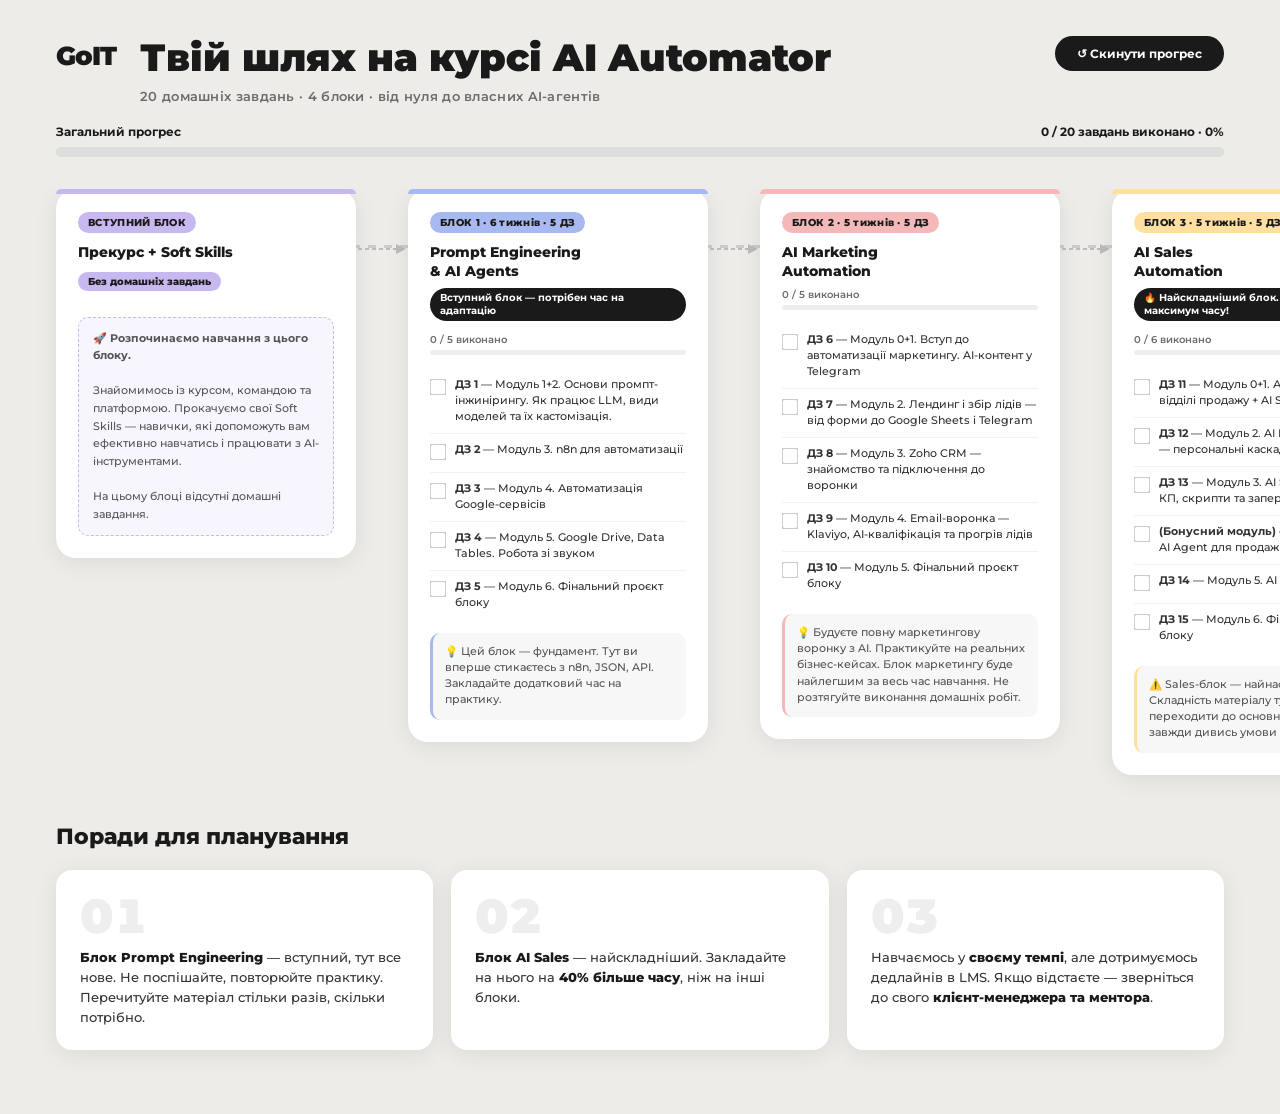
<file: site/ai-automator-6fc9eb/index.html>
<!DOCTYPE html>
<html lang="uk">
<head>
  <meta charset="UTF-8" />
  <meta name="viewport" content="width=device-width, initial-scale=1.0" />
  <meta name="robots" content="noindex, nofollow" />
  <title>AI Automator – Твій шлях на курсі | GoIT</title>
  <link rel="preconnect" href="https://fonts.googleapis.com" />
  <link href="https://fonts.googleapis.com/css2?family=Montserrat:wght@400;500;600;700;800;900&display=swap" rel="stylesheet" />
  <link rel="stylesheet" href="../_shared/cjm.css" />
</head>
<body>
<script>
const CJM = {
  course: 'AI Automator',
  subtitle: '20 домашніх завдань · 4 блоки · від нуля до власних AI-агентів',
  blocks: [
    {
      intro: true,
      title: 'Прекурс + Soft Skills',
      badge: 'Без домашніх завдань',
      note: `🚀 <strong>Розпочинаємо навчання з цього блоку.</strong><br><br>
        Знайомимось із курсом, командою та платформою. Прокачуємо свої Soft Skills — навички, які допоможуть вам ефективно навчатись і працювати з AI-інструментами.<br><br>
        На цьому блоці відсутні домашні завдання.`
    },
    {
      title: 'Prompt Engineering<br>&amp; AI Agents',
      weeks: 6,
      difficulty: 'Вступний блок — потрібен час на адаптацію',
      tasks: [
        'ДЗ 1 — Модуль 1+2. Основи промпт-інжинірингу. Як працює LLM, види моделей та їх кастомізація.',
        'ДЗ 2 — Модуль 3. n8n для автоматизації',
        'ДЗ 3 — Модуль 4. Автоматизація Google-сервісів',
        'ДЗ 4 — Модуль 5. Google Drive, Data Tables. Робота зі звуком',
        'ДЗ 5 — Модуль 6. Фінальний проєкт блоку'
      ],
      tip: '💡 Цей блок — фундамент. Тут ви вперше стикаєтесь з n8n, JSON, API. Закладайте додатковий час на практику.'
    },
    {
      title: 'AI Marketing<br>Automation',
      weeks: 5,
      tasks: [
        'ДЗ 6 — Модуль 0+1. Вступ до автоматизації маркетингу. AI-контент у Telegram',
        'ДЗ 7 — Модуль 2. Лендинг і збір лідів — від форми до Google Sheets і Telegram',
        'ДЗ 8 — Модуль 3. Zoho CRM — знайомство та підключення до воронки',
        'ДЗ 9 — Модуль 4. Email-воронка — Klaviyo, AI-кваліфікація та прогрів лідів',
        'ДЗ 10 — Модуль 5. Фінальний проєкт блоку'
      ],
      tip: '💡 Будуєте повну маркетингову воронку з AI. Практикуйте на реальних бізнес-кейсах. Блок маркетингу буде найлегшим за весь час навчання. Не розтягуйте виконання домашніх робіт.'
    },
    {
      title: 'AI Sales<br>Automation',
      weeks: 5,
      difficulty: '🔥 Найскладніший блок. Закладайте максимум часу!',
      tasks: [
        'ДЗ 11 — Модуль 0+1. Аналіз процесів у відділі продажу + AI Sales Qualification',
        'ДЗ 12 — Модуль 2. AI Follow-Up Engine — персональні каскади дотиків',
        'ДЗ 13 — Модуль 3. AI Sales Assistant — КП, скрипти та заперечення',
        { text: '(Бонусний модуль) — Модуль 4. Voice AI Agent для продажів', bonus: true },
        'ДЗ 14 — Модуль 5. AI Sales Reporting',
        'ДЗ 15 — Модуль 6. Фінальний проєкт блоку'
      ],
      tip: '⚠️ Sales-блок — найнасиченіший. Складність матеріалу тут 5/5. Перш ніж переходити до основного матеріалу, завжди дивись умови виконання ДЗ'
    },
    {
      title: 'AI Customer Service<br>Automation',
      weeks: 4,
      tasks: [
        'ДЗ 16 — Модуль 0+1. Стратегічний аналіз + Вибір стратегії та інструментів автоматизації',
        'ДЗ 17 — Модуль 2. AI у клієнтському сервісі - автоматизуємо emails',
        'ДЗ 18 — Модуль 3. AI - збір фідбеку, NPS та аналітика клієнтського досвіду',
        'ДЗ 19 — Модуль 4. Замикаємо цикл сервісу: SLA, тікети та ескалації. Формуємо фінальний проєкт блоку'
      ],
      tip: '💡 Завершальний блок. Зводите все разом у єдину AI-систему клієнтського сервісу.'
    }
  ],
  finish: {
    title: 'Проходимо фінальне тестування &amp; Отримуємо сертифікат GoIT',
    items: ['Підтримка карʼєрного центру', 'Курс «Монетизація навичок»', 'Доступ до спільноти']
  },
  tips: [
    '<strong>Блок Prompt Engineering</strong> — вступний, тут все нове. Не поспішайте, повторюйте практику. Перечитуйте матеріал стільки разів, скільки потрібно.',
    '<strong>Блок AI Sales</strong> — найскладніший. Закладайте на нього на <strong>40% більше часу</strong>, ніж на інші блоки.',
    'Навчаємось у <strong>своєму темпі</strong>, але дотримуємось дедлайнів в LMS. Якщо відстаєте — зверніться до свого <strong>клієнт-менеджера та ментора</strong>.'
  ]
};
</script>
<script src="../_shared/cjm.js"></script>
</body>
</html>
</file>
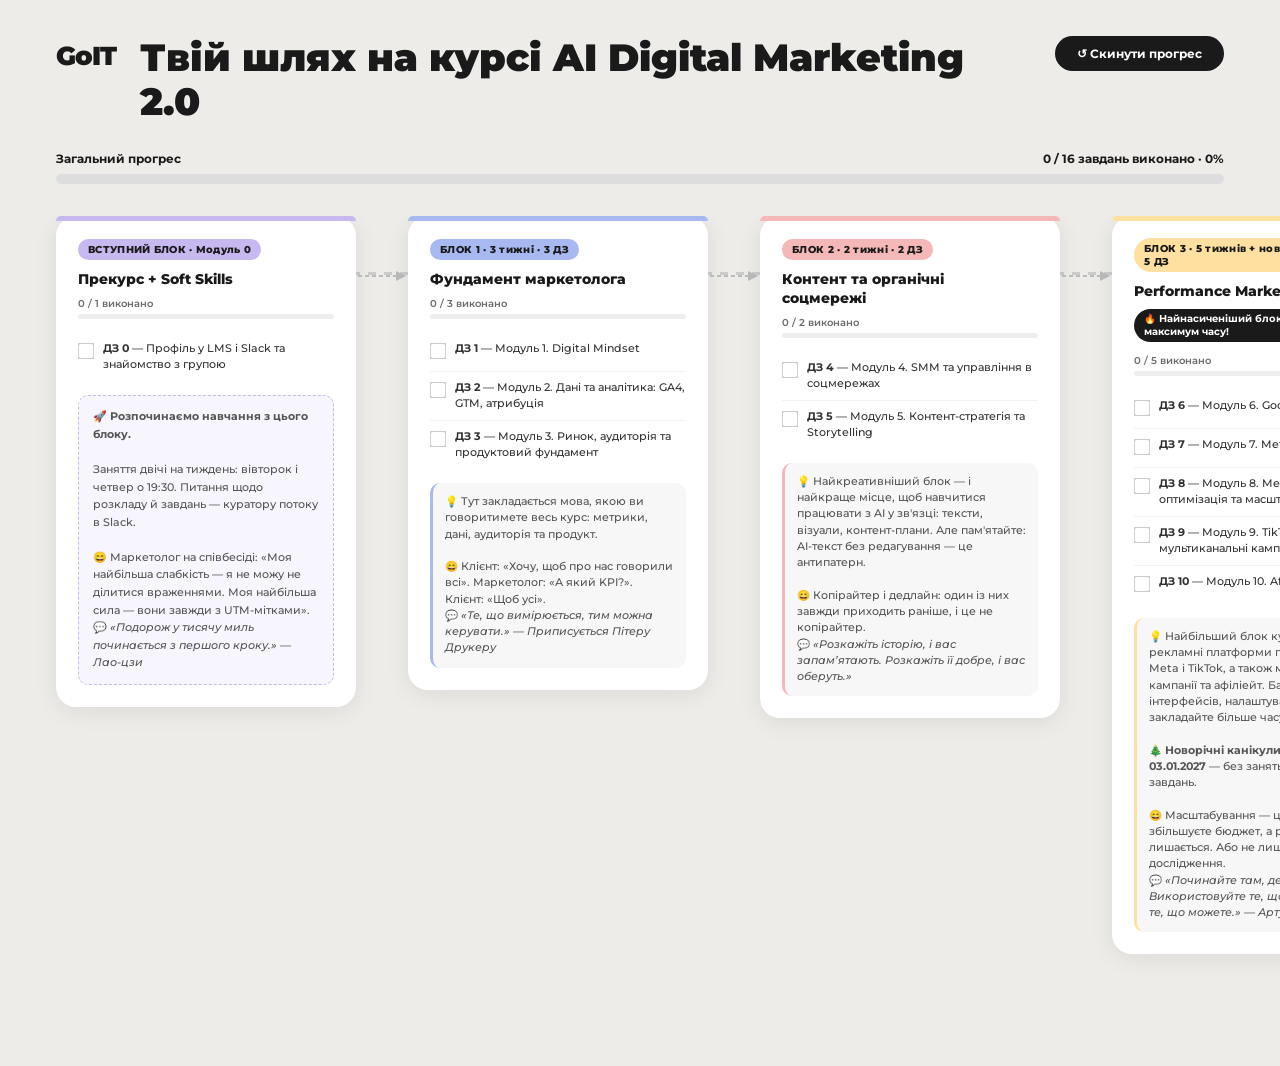
<file: site/ai-digital-marketing-2-0-983294/index.html>
<!DOCTYPE html>
<html lang="uk">
<head>
  <meta charset="UTF-8" />
  <meta name="viewport" content="width=device-width, initial-scale=1.0" />
  <meta name="robots" content="noindex, nofollow" />
  <title>AI Digital Marketing 2.0 – Твій шлях на курсі | GoIT</title>
  <link rel="preconnect" href="https://fonts.googleapis.com" />
  <link href="https://fonts.googleapis.com/css2?family=Montserrat:wght@400;500;600;700;800;900&display=swap" rel="stylesheet" />
  <link rel="stylesheet" href="../_shared/cjm.css" />
</head>
<body>
<script>
const CJM = {
  course: 'AI Digital Marketing 2.0',
  blocks: [
    {
      intro: true,
      label: 'ВСТУПНИЙ БЛОК · Модуль 0',
      title: 'Прекурс + Soft Skills',
      tasks: ['ДЗ 0 — Профіль у LMS і Slack та знайомство з групою'],
      note: `🚀 <strong>Розпочинаємо навчання з цього блоку.</strong><br><br>
        Заняття двічі на тиждень: вівторок і четвер о 19:30. Питання щодо розкладу й завдань — куратору потоку в Slack.<br><br>
        😄 Маркетолог на співбесіді: «Моя найбільша слабкість — я не можу не ділитися враженнями. Моя найбільша сила — вони завжди з UTM-мітками».<br>
        💬 <em>«Подорож у тисячу миль починається з першого кроку.» — Лао-цзи</em>`
    },
    {
      title: 'Фундамент маркетолога',
      weeks: 3,
      tasks: [
        'ДЗ 1 — Модуль 1. Digital Mindset',
        'ДЗ 2 — Модуль 2. Дані та аналітика: GA4, GTM, атрибуція',
        'ДЗ 3 — Модуль 3. Ринок, аудиторія та продуктовий фундамент'
      ],
      tip: `💡 Тут закладається мова, якою ви говоритимете весь курс: метрики, дані, аудиторія та продукт.<br><br>
        😄 Клієнт: «Хочу, щоб про нас говорили всі». Маркетолог: «А який KPI?». Клієнт: «Щоб усі».<br>
        💬 <em>«Те, що вимірюється, тим можна керувати.» — Приписується Пітеру Друкеру</em>`
    },
    {
      title: 'Контент та органічні<br>соцмережі',
      weeks: 2,
      tasks: [
        'ДЗ 4 — Модуль 4. SMM та управління в соцмережах',
        'ДЗ 5 — Модуль 5. Контент-стратегія та Storytelling'
      ],
      tip: `💡 Найкреативніший блок — і найкраще місце, щоб навчитися працювати з AI у зв'язці: тексти, візуали, контент-плани. Але пам'ятайте: AI-текст без редагування — це антипатерн.<br><br>
        😄 Копірайтер і дедлайн: один із них завжди приходить раніше, і це не копірайтер.<br>
        💬 <em>«Розкажіть історію, і вас запамʼятають. Розкажіть її добре, і вас оберуть.»</em>`
    },
    {
      title: 'Performance Marketing',
      label: 'БЛОК 3 · 5 тижнів + новорічні канікули · 5 ДЗ',
      difficulty: '🔥 Найнасиченіший блок. Закладайте максимум часу!',
      tasks: [
        'ДЗ 6 — Модуль 6. Google Ads',
        'ДЗ 7 — Модуль 7. Meta Ads (основи)',
        'ДЗ 8 — Модуль 8. Meta Ads — оптимізація та масштабування',
        'ДЗ 9 — Модуль 9. TikTok Ads та мультиканальні кампанії',
        'ДЗ 10 — Модуль 10. Affiliate Marketing'
      ],
      tip: `💡 Найбільший блок курсу — три рекламні платформи поспіль: Google, Meta і TikTok, а також мультиканальні кампанії та афіліейт. Багато нових інтерфейсів, налаштувань і метрик, тож закладайте більше часу на практику.<br><br>
        🎄 <strong>Новорічні канікули 28.12.2026–03.01.2027</strong> — без занять і домашніх завдань.<br><br>
        😄 Масштабування — це коли ви збільшуєте бюджет, а результат лишається. Або не лишається. Тоді це дослідження.<br>
        💬 <em>«Починайте там, де ви є. Використовуйте те, що маєте. Робіть те, що можете.» — Артур Еш</em>`
    },
    {
      title: 'Growth, органіка,<br>утримання та аналітика',
      weeks: 5,
      tasks: [
        'ДЗ 11 — Модуль 11. Growth Marketing',
        'ДЗ 12 — Модуль 12. SEO та органічний трафік',
        'ДЗ 13 — Модуль 13. CRM та автоматизація',
        'ДЗ 14 — Модуль 14. Email Marketing та Retention',
        'ДЗ 15 — Модуль 15. Веб-аналітика, трекінг та дашборди'
      ],
      tip: `💡 Завершальний блок: тут ви замикаєте воронку — від зростання й органічного трафіку до повторних покупок — і вчитеся показувати результат бізнесу мовою цифр.<br><br>
        😄 Дашборд, який ніхто не відкриває, — це дорога картина в підвалі.<br>
        💬 <em>«Я не зазнав невдачі. Я знайшов 10 000 способів, які не працюють.» — Приписується Томасу Едісону</em>`
    }
  ],
  finish: {
    title: 'Фінальний командний проєкт (22–28.02.2027) &amp; сертифікат GoIT',
    items: ['Реальний кейс від А до Я', 'Робота в команді та захист', 'Підтримка карʼєрного центру', 'Доступ до спільноти']
  }
};
</script>
<script src="../_shared/cjm.js"></script>
</body>
</html>
</file>
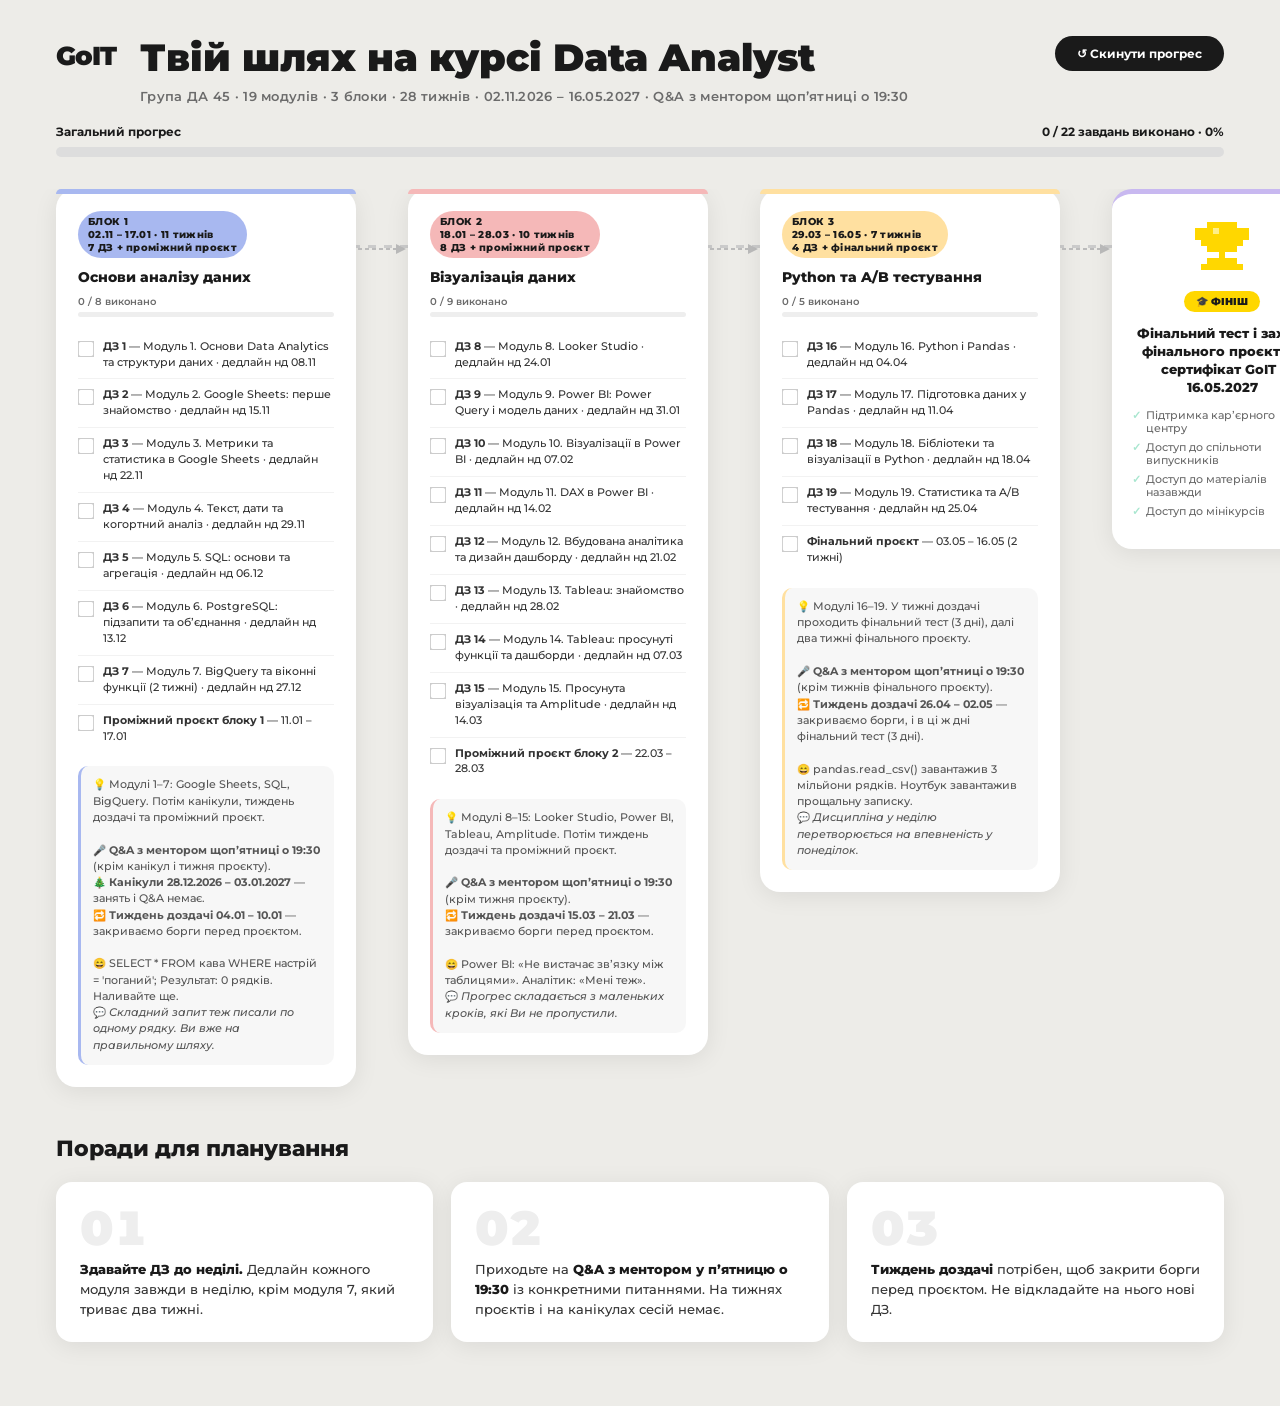
<file: site/data-analyst-45-80cb65/index.html>
<!DOCTYPE html>
<html lang="uk">
<head>
  <meta charset="UTF-8" />
  <meta name="viewport" content="width=device-width, initial-scale=1.0" />
  <meta name="robots" content="noindex, nofollow" />
  <title>Data Analyst 45 – Твій шлях на курсі | GoIT</title>
  <link rel="preconnect" href="https://fonts.googleapis.com" />
  <link href="https://fonts.googleapis.com/css2?family=Montserrat:wght@400;500;600;700;800;900&display=swap" rel="stylesheet" />
  <link rel="stylesheet" href="../_shared/cjm.css" />
</head>
<body>
<script>
const CJM = {
  course: 'Data Analyst',
  subtitle: 'Група ДА 45 · 19 модулів · 3 блоки · 28 тижнів · 02.11.2026 – 16.05.2027 · Q&amp;A з ментором щопʼятниці о 19:30',
  blocks: [
    {
      title: 'Основи аналізу даних',
      label: 'БЛОК 1<br>02.11 – 17.01 · 11 тижнів<br>7 ДЗ + проміжний проєкт',
      tasks: [
        'ДЗ 1 — Модуль 1. Основи Data Analytics та структури даних · дедлайн нд 08.11',
        'ДЗ 2 — Модуль 2. Google Sheets: перше знайомство · дедлайн нд 15.11',
        'ДЗ 3 — Модуль 3. Метрики та статистика в Google Sheets · дедлайн нд 22.11',
        'ДЗ 4 — Модуль 4. Текст, дати та когортний аналіз · дедлайн нд 29.11',
        'ДЗ 5 — Модуль 5. SQL: основи та агрегація · дедлайн нд 06.12',
        'ДЗ 6 — Модуль 6. PostgreSQL: підзапити та обʼєднання · дедлайн нд 13.12',
        'ДЗ 7 — Модуль 7. BigQuery та віконні функції (2 тижні) · дедлайн нд 27.12',
        'Проміжний проєкт блоку 1 — 11.01 – 17.01'
      ],
      tip: `💡 Модулі 1–7: Google Sheets, SQL, BigQuery. Потім канікули, тиждень доздачі та проміжний проєкт.<br><br>
        🎤 <strong>Q&amp;A з ментором щопʼятниці о 19:30</strong> (крім канікул і тижня проєкту).<br>
        🎄 <strong>Канікули 28.12.2026 – 03.01.2027</strong> — занять і Q&amp;A немає.<br>
        🔁 <strong>Тиждень доздачі 04.01 – 10.01</strong> — закриваємо борги перед проєктом.<br><br>
        😄 SELECT * FROM кава WHERE настрій = 'поганий'; Результат: 0 рядків. Наливайте ще.<br>
        💬 <em>Складний запит теж писали по одному рядку. Ви вже на правильному шляху.</em>`
    },
    {
      title: 'Візуалізація даних',
      label: 'БЛОК 2<br>18.01 – 28.03 · 10 тижнів<br>8 ДЗ + проміжний проєкт',
      tasks: [
        'ДЗ 8 — Модуль 8. Looker Studio · дедлайн нд 24.01',
        'ДЗ 9 — Модуль 9. Power BI: Power Query і модель даних · дедлайн нд 31.01',
        'ДЗ 10 — Модуль 10. Візуалізації в Power BI · дедлайн нд 07.02',
        'ДЗ 11 — Модуль 11. DAX в Power BI · дедлайн нд 14.02',
        'ДЗ 12 — Модуль 12. Вбудована аналітика та дизайн дашборду · дедлайн нд 21.02',
        'ДЗ 13 — Модуль 13. Tableau: знайомство · дедлайн нд 28.02',
        'ДЗ 14 — Модуль 14. Tableau: просунуті функції та дашборди · дедлайн нд 07.03',
        'ДЗ 15 — Модуль 15. Просунута візуалізація та Amplitude · дедлайн нд 14.03',
        'Проміжний проєкт блоку 2 — 22.03 – 28.03'
      ],
      tip: `💡 Модулі 8–15: Looker Studio, Power BI, Tableau, Amplitude. Потім тиждень доздачі та проміжний проєкт.<br><br>
        🎤 <strong>Q&amp;A з ментором щопʼятниці о 19:30</strong> (крім тижня проєкту).<br>
        🔁 <strong>Тиждень доздачі 15.03 – 21.03</strong> — закриваємо борги перед проєктом.<br><br>
        😄 Power BI: «Не вистачає звʼязку між таблицями». Аналітик: «Мені теж».<br>
        💬 <em>Прогрес складається з маленьких кроків, які Ви не пропустили.</em>`
    },
    {
      title: 'Python та A/B тестування',
      label: 'БЛОК 3<br>29.03 – 16.05 · 7 тижнів<br>4 ДЗ + фінальний проєкт',
      tasks: [
        'ДЗ 16 — Модуль 16. Python і Pandas · дедлайн нд 04.04',
        'ДЗ 17 — Модуль 17. Підготовка даних у Pandas · дедлайн нд 11.04',
        'ДЗ 18 — Модуль 18. Бібліотеки та візуалізації в Python · дедлайн нд 18.04',
        'ДЗ 19 — Модуль 19. Статистика та A/B тестування · дедлайн нд 25.04',
        'Фінальний проєкт — 03.05 – 16.05 (2 тижні)'
      ],
      tip: `💡 Модулі 16–19. У тижні доздачі проходить фінальний тест (3 дні), далі два тижні фінального проєкту.<br><br>
        🎤 <strong>Q&amp;A з ментором щопʼятниці о 19:30</strong> (крім тижнів фінального проєкту).<br>
        🔁 <strong>Тиждень доздачі 26.04 – 02.05</strong> — закриваємо борги, і в ці ж дні фінальний тест (3 дні).<br><br>
        😄 pandas.read_csv() завантажив 3 мільйони рядків. Ноутбук завантажив прощальну записку.<br>
        💬 <em>Дисципліна у неділю перетворюється на впевненість у понеділок.</em>`
    }
  ],
  finish: {
    title: 'Фінальний тест і захист фінального проєкту &amp; сертифікат GoIT · 16.05.2027',
    items: ['Підтримка карʼєрного центру', 'Доступ до спільноти випускників', 'Доступ до матеріалів назавжди', 'Доступ до мінікурсів']
  },
  tips: [
    '<strong>Здавайте ДЗ до неділі.</strong> Дедлайн кожного модуля завжди в неділю, крім модуля 7, який триває два тижні.',
    'Приходьте на <strong>Q&amp;A з ментором у пʼятницю о 19:30</strong> із конкретними питаннями. На тижнях проєктів і на канікулах сесій немає.',
    '<strong>Тиждень доздачі</strong> потрібен, щоб закрити борги перед проєктом. Не відкладайте на нього нові ДЗ.'
  ]
};
</script>
<script src="../_shared/cjm.js"></script>
</body>
</html>
</file>
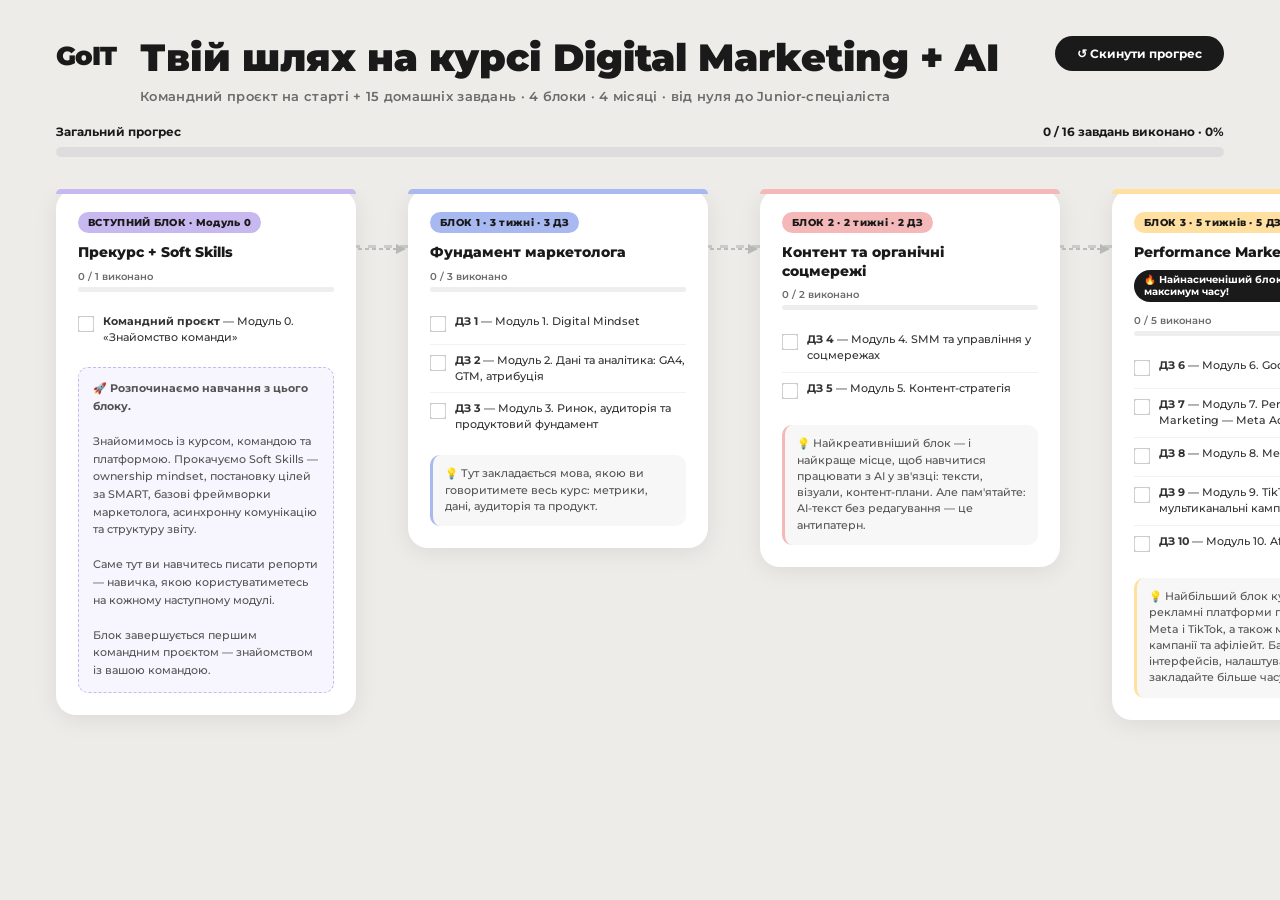
<file: site/digital-marketing-ai-44bb91/index.html>
<!DOCTYPE html>
<html lang="uk">
<head>
  <meta charset="UTF-8" />
  <meta name="viewport" content="width=device-width, initial-scale=1.0" />
  <meta name="robots" content="noindex, nofollow" />
  <title>Digital Marketing + AI – Твій шлях на курсі | GoIT</title>
  <link rel="preconnect" href="https://fonts.googleapis.com" />
  <link href="https://fonts.googleapis.com/css2?family=Montserrat:wght@400;500;600;700;800;900&display=swap" rel="stylesheet" />
  <link rel="stylesheet" href="../_shared/cjm.css" />
</head>
<body>
<script>
const CJM = {
  course: 'Digital Marketing + AI',
  subtitle: 'Командний проєкт на старті + 15 домашніх завдань · 4 блоки · 4 місяці · від нуля до Junior-спеціаліста',
  blocks: [
    {
      intro: true,
      label: 'ВСТУПНИЙ БЛОК · Модуль 0',
      title: 'Прекурс + Soft Skills',
      tasks: ['Командний проєкт — Модуль 0. «Знайомство команди»'],
      note: `🚀 <strong>Розпочинаємо навчання з цього блоку.</strong><br><br>
        Знайомимось із курсом, командою та платформою. Прокачуємо Soft Skills — ownership mindset, постановку цілей за SMART, базові фреймворки маркетолога, асинхронну комунікацію та структуру звіту.<br><br>
        Саме тут ви навчитесь писати репорти — навичка, якою користуватиметесь на кожному наступному модулі.<br><br>
        Блок завершується першим командним проєктом — знайомством із вашою командою.`
    },
    {
      title: 'Фундамент маркетолога',
      weeks: 3,
      tasks: [
        'ДЗ 1 — Модуль 1. Digital Mindset',
        'ДЗ 2 — Модуль 2. Дані та аналітика: GA4, GTM, атрибуція',
        'ДЗ 3 — Модуль 3. Ринок, аудиторія та продуктовий фундамент'
      ],
      tip: '💡 Тут закладається мова, якою ви говоритимете весь курс: метрики, дані, аудиторія та продукт.'
    },
    {
      title: 'Контент та органічні<br>соцмережі',
      weeks: 2,
      tasks: [
        'ДЗ 4 — Модуль 4. SMM та управління у соцмережах',
        'ДЗ 5 — Модуль 5. Контент-стратегія'
      ],
      tip: '💡 Найкреативніший блок — і найкраще місце, щоб навчитися працювати з AI у зв\'язці: тексти, візуали, контент-плани. Але пам\'ятайте: AI-текст без редагування — це антипатерн.'
    },
    {
      title: 'Performance Marketing',
      weeks: 5,
      difficulty: '🔥 Найнасиченіший блок. Закладайте максимум часу!',
      tasks: [
        'ДЗ 6 — Модуль 6. Google Ads',
        'ДЗ 7 — Модуль 7. Performance Marketing — Meta Ads (основи)',
        'ДЗ 8 — Модуль 8. Meta Ads',
        'ДЗ 9 — Модуль 9. TikTok Ads та мультиканальні кампанії',
        'ДЗ 10 — Модуль 10. Affiliate Marketing'
      ],
      tip: '💡 Найбільший блок курсу — три рекламні платформи поспіль: Google, Meta і TikTok, а також мультиканальні кампанії та афіліейт. Багато нових інтерфейсів, налаштувань і метрик, тож закладайте більше часу на практику.'
    },
    {
      title: 'Growth, органіка,<br>утримання та аналітика',
      weeks: 5,
      tasks: [
        'ДЗ 11 — Модуль 11. Growth Marketing',
        'ДЗ 12 — Модуль 12. SEO та органічний трафік',
        'ДЗ 13 — Модуль 13. CRM та автоматизація',
        'ДЗ 14 — Модуль 14. Email Marketing та Retention',
        'ДЗ 15 — Модуль 15. Веб-аналітика, трекінг та дашборди'
      ],
      tip: '💡 Завершальний блок: тут ви замикаєте воронку — від зростання й органічного трафіку до повторних покупок — і вчитеся показувати результат бізнесу мовою цифр.'
    }
  ],
  finish: {
    title: 'Модуль 16. Фінальний командний проєкт (1 тиждень) &amp; сертифікат GoIT',
    items: ['Реальний кейс від А до Я', 'Робота в команді та захист', 'Підтримка кар\'єрного центру', 'Доступ до спільноти']
  }
};
</script>
<script src="../_shared/cjm.js"></script>
</body>
</html>
</file>
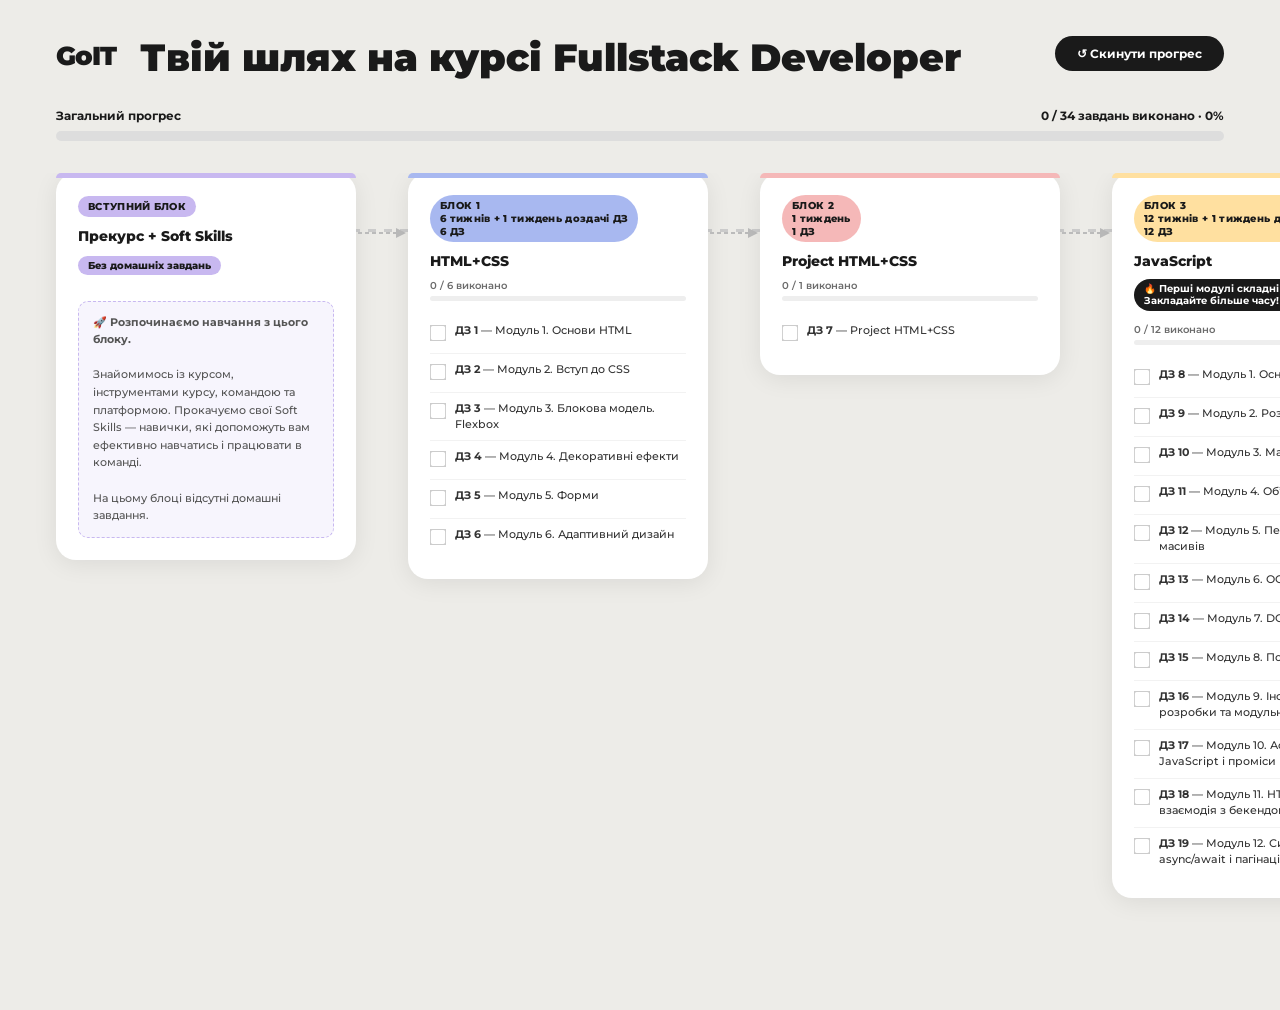
<file: site/fullstack-developer-483c75/index.html>
<!DOCTYPE html>
<html lang="uk">
<head>
  <meta charset="UTF-8" />
  <meta name="viewport" content="width=device-width, initial-scale=1.0" />
  <meta name="robots" content="noindex, nofollow" />
  <title>Fullstack Developer – Твій шлях на курсі | GoIT</title>
  <link rel="preconnect" href="https://fonts.googleapis.com" />
  <link href="https://fonts.googleapis.com/css2?family=Montserrat:wght@400;500;600;700;800;900&display=swap" rel="stylesheet" />
  <link rel="stylesheet" href="../_shared/cjm.css" />
</head>
<body>
<script>
const CJM = {
  course: 'Fullstack Developer',
  blocks: [
    {
      intro: true,
      title: 'Прекурс + Soft Skills',
      badge: 'Без домашніх завдань',
      note: `🚀 <strong>Розпочинаємо навчання з цього блоку.</strong><br><br>
        Знайомимось із курсом, інструментами курсу, командою та платформою. Прокачуємо свої Soft Skills — навички, які допоможуть вам ефективно навчатись і працювати в команді.<br><br>
        На цьому блоці відсутні домашні завдання.`
    },
    {
      title: 'HTML+CSS',
      label: 'БЛОК 1<br>6 тижнів + 1 тиждень доздачі ДЗ<br>6 ДЗ',
      tasks: [
        'ДЗ 1 — Модуль 1. Основи HTML',
        'ДЗ 2 — Модуль 2. Вступ до CSS',
        'ДЗ 3 — Модуль 3. Блокова модель. Flexbox',
        'ДЗ 4 — Модуль 4. Декоративні ефекти',
        'ДЗ 5 — Модуль 5. Форми',
        'ДЗ 6 — Модуль 6. Адаптивний дизайн'
      ]
    },
    {
      title: 'Project HTML+CSS',
      label: 'БЛОК 2<br>1 тиждень<br>1 ДЗ',
      tasks: ['ДЗ 7 — Project HTML+CSS']
    },
    {
      title: 'JavaScript',
      label: 'БЛОК 3<br>12 тижнів + 1 тиждень доздачі ДЗ<br>12 ДЗ',
      difficulty: '🔥 Перші модулі складні для початківців. Закладайте більше часу!',
      tasks: [
        'ДЗ 8 — Модуль 1. Основи JavaScript',
        'ДЗ 9 — Модуль 2. Розгалуження і цикли',
        'ДЗ 10 — Модуль 3. Масиви',
        'ДЗ 11 — Модуль 4. Обʼєкти',
        'ДЗ 12 — Модуль 5. Перебираючі методи масивів',
        'ДЗ 13 — Модуль 6. ООП та класи',
        'ДЗ 14 — Модуль 7. DOM. Події',
        'ДЗ 15 — Модуль 8. Події та бібліотеки',
        'ДЗ 16 — Модуль 9. Інструменти розробки та модульність коду',
        'ДЗ 17 — Модуль 10. Асинхронний JavaScript і проміси',
        'ДЗ 18 — Модуль 11. HTTP-запити і взаємодія з бекендом',
        'ДЗ 19 — Модуль 12. Синтаксис async/await і пагінація'
      ]
    },
    {
      title: 'Project JavaScript',
      label: 'БЛОК 4<br>1 тиждень<br>1 ДЗ',
      tasks: ['ДЗ 20 — Project JavaScript']
    },
    {
      title: 'React.js+Next.js',
      label: 'БЛОК 5<br>8 тижнів + 1 тиждень доздачі ДЗ<br>8 ДЗ',
      tasks: [
        'ДЗ 21 — Модуль 1. TypeScript',
        'ДЗ 22 — Модуль 2. Компоненти та стан',
        'ДЗ 23 — Модуль 3. Форми та ефекти',
        'ДЗ 24 — Модуль 4. Форми з React Hook Form',
        'ДЗ 25 — Модуль 5. Next.js: основи',
        'ДЗ 26 — Модуль 6. Розширена маршрутизація',
        'ДЗ 27 — Модуль 7. Оптимізація та глобальний стан',
        'ДЗ 28 — Модуль 8. Авторизація та безпека'
      ],
      tip: '💼 Знайомимось із карʼєрним консультантом, відвідуємо вебінари. Створюємо резюме та профіль LinkedIn. Паралельно навчаємось на блоці React.js+Next.js.'
    },
    {
      title: 'Node.js',
      label: 'БЛОК 6<br>5 тижнів + 1 тиждень доздачі ДЗ<br>5 ДЗ',
      tasks: [
        'ДЗ 29 — Модуль 1. Основи Node.js',
        'ДЗ 30 — Модуль 2. Бази даних',
        'ДЗ 31 — Модуль 3. Валідація, фільтрація, сортування та пагінація',
        'ДЗ 32 — Модуль 4. Аутентифікація',
        'ДЗ 33 — Модуль 5. Пошта та зображення'
      ],
      tip: '📝 На тижні доздачі ДЗ проходимо фінальне тестування з курсу.'
    },
    {
      title: 'Final project<br>React+Node.js (Fullstack)',
      label: 'БЛОК 7<br>2 тижні<br>1 ДЗ',
      tasks: ['ДЗ 34 — Final project React+Node.js (Fullstack)']
    }
  ],
  finish: {
    title: 'Проходимо технічний курс &amp; Отримуємо сертифікати',
    items: ['Підтримка карʼєрного центру', 'Курс «Навчальний розвиток після випуску»', 'Доступ до спільноти']
  }
};
</script>
<script src="../_shared/cjm.js"></script>
</body>
</html>
</file>
<file: site/_shared/cjm.css>
/* Shared design of all CJM pages. Markup is built by cjm.js. */

*, *::before, *::after { box-sizing: border-box; margin: 0; padding: 0; }

:root {
  --bg:       #EDECE8;
  --blue:     #A8B8F0;
  --pink:     #F5B8B8;
  --green:    #A8E6CF;
  --yellow:   #FFE0A0;
  --purple:   #C8B8F0;
  --black:    #1A1A1A;
  --grey:     #6B6B6B;
  --card-bg:  #FFFFFF;
  --shadow:   0 4px 24px rgba(0,0,0,0.08);
  --shadow-h: 0 8px 36px rgba(0,0,0,0.14);
  --radius:   20px;
}

body {
  font-family: 'Montserrat', sans-serif;
  background: var(--bg);
  color: var(--black);
  min-height: 100vh;
  padding-bottom: 64px;
}

/* ─── HEADER ─── */
.header {
  padding: 36px 56px 20px;
  display: flex;
  align-items: flex-start;
  justify-content: space-between;
  gap: 24px;
}
.logo {
  font-size: 26px;
  font-weight: 900;
  letter-spacing: -1px;
  color: var(--black);
  white-space: nowrap;
  margin-top: 4px;
}
.header-center { flex: 1; }
.main-title {
  font-size: 38px;
  font-weight: 900;
  color: var(--black);
  line-height: 1.15;
  margin-bottom: 8px;
}
.subtitle {
  font-size: 13px;
  font-weight: 600;
  color: var(--grey);
  letter-spacing: 0.3px;
}
.header-right {
  display: flex;
  flex-direction: column;
  align-items: flex-end;
  gap: 8px;
}
.reset-btn {
  background: var(--black);
  color: #fff;
  border: none;
  padding: 10px 22px;
  border-radius: 50px;
  font-family: 'Montserrat', sans-serif;
  font-size: 12px;
  font-weight: 700;
  cursor: pointer;
  transition: opacity .2s;
  white-space: nowrap;
}
.reset-btn:hover { opacity: .75; }

/* ─── PROGRESS BAR ─── */
.progress-section { padding: 0 56px 32px; }
.progress-meta {
  display: flex;
  justify-content: space-between;
  font-size: 12px;
  font-weight: 700;
  color: var(--black);
  margin-bottom: 8px;
}
.progress-track {
  height: 10px;
  background: #DDD;
  border-radius: 5px;
  overflow: hidden;
}
.progress-fill {
  height: 100%;
  background: linear-gradient(90deg, var(--blue), var(--green));
  border-radius: 5px;
  width: 0%;
  transition: width .5s ease;
}

/* ─── ROADMAP ─── */
.roadmap-wrap {
  padding: 0 56px 48px;
  overflow-x: auto;
}
.roadmap {
  display: flex;
  align-items: flex-start;
  gap: 0;
  min-width: max-content;
  position: relative;
}
.roadmap::before {
  content: '';
  position: absolute;
  top: 56px;
  left: 40px;
  right: 40px;
  height: 3px;
  background: repeating-linear-gradient(
    90deg, #CCC 0, #CCC 8px, transparent 8px, transparent 16px
  );
  z-index: 0;
}

/* ─── BLOCK CARD ─── */
.block-card {
  width: 300px;
  flex-shrink: 0;
  background: var(--card-bg);
  border-radius: var(--radius);
  box-shadow: var(--shadow);
  padding: 22px;
  position: relative;
  z-index: 1;
  transition: transform .2s, box-shadow .2s;
}
.block-card:hover {
  transform: translateY(-5px);
  box-shadow: var(--shadow-h);
}
.block-card::before {
  content: '';
  position: absolute;
  top: 0; left: 0; right: 0;
  height: 5px;
  border-radius: var(--radius) var(--radius) 0 0;
  background: var(--accent);
}

.accent-purple { --accent: var(--purple); }
.accent-blue   { --accent: var(--blue); }
.accent-pink   { --accent: var(--pink); }
.accent-yellow { --accent: var(--yellow); }
.accent-green  { --accent: var(--green); }

/* Intro block note box */
.softskills-note {
  margin-top: 14px;
  background: rgba(200,184,240,0.15);
  border: 1.5px dashed var(--purple);
  border-radius: 10px;
  padding: 12px 14px;
  font-size: 11px;
  font-weight: 500;
  line-height: 1.6;
  color: #555;
}
.no-dz-badge {
  display: inline-block;
  background: var(--purple);
  color: var(--black);
  font-size: 9.5px;
  font-weight: 800;
  padding: 4px 10px;
  border-radius: 50px;
  margin-bottom: 12px;
}

.block-chip {
  display: inline-block;
  background: var(--accent);
  color: var(--black);
  font-size: 10px;
  font-weight: 800;
  padding: 4px 10px;
  border-radius: 50px;
  margin-bottom: 10px;
  letter-spacing: 0.3px;
}
.block-title {
  font-size: 14px;
  font-weight: 800;
  color: var(--black);
  line-height: 1.35;
  margin-bottom: 8px;
}
.difficulty-badge {
  display: inline-block;
  background: var(--black);
  color: #fff;
  font-size: 9.5px;
  font-weight: 700;
  padding: 4px 10px;
  border-radius: 50px;
  margin-bottom: 12px;
  line-height: 1.3;
}

/* block progress mini-bar */
.mini-bar-wrap { margin-bottom: 14px; }
.mini-bar-label {
  font-size: 10px;
  font-weight: 600;
  color: var(--grey);
  margin-bottom: 4px;
}
.mini-bar-track {
  height: 5px;
  background: #EEE;
  border-radius: 3px;
  overflow: hidden;
}
.mini-bar-fill {
  height: 100%;
  background: var(--accent);
  border-radius: 3px;
  width: 0%;
  transition: width .4s ease;
}

/* module list */
.module-list { list-style: none; }
.module-item { border-bottom: 1px solid #F2F2F2; }
.module-item:last-child { border-bottom: none; }

.module-row {
  display: flex;
  align-items: flex-start;
  gap: 9px;
  padding: 8px 0;
  border-radius: 6px;
  cursor: pointer;
  transition: background .15s;
}
.module-row:hover { background: rgba(0,0,0,.02); }
.module-row:focus-visible { outline: 2px solid var(--black); outline-offset: 2px; }

.px-check {
  flex-shrink: 0;
  width: 16px;
  height: 16px;
  margin-top: 2px;
  image-rendering: pixelated;
}
.module-text {
  flex: 1;
  font-size: 11px;
  font-weight: 500;
  line-height: 1.45;
  color: #333;
  transition: color .2s;
  user-select: none;
}
.module-item.done .module-text {
  color: #AAAAAA;
  text-decoration: line-through;
}

/* tip box */
.tip-box {
  margin-top: 14px;
  padding: 11px 12px;
  border-radius: 10px;
  background: rgba(0,0,0,.03);
  border-left: 3px solid var(--accent);
  font-size: 10.5px;
  font-weight: 500;
  line-height: 1.55;
  color: #555;
}

/* ─── CONNECTOR ─── */
.connector {
  display: flex;
  align-items: center;
  padding-top: 48px;
  position: relative;
  z-index: 1;
}
.connector svg { display: block; }

/* ─── FINAL DESTINATION ─── */
.final-card {
  width: 220px;
  flex-shrink: 0;
  background: var(--card-bg);
  color: var(--black);
  border-radius: var(--radius);
  padding: 28px 20px;
  text-align: center;
  position: relative;
  z-index: 1;
  box-shadow: var(--shadow);
  transition: transform .2s, box-shadow .2s;
  border-top: 5px solid var(--purple);
}
.final-card:hover {
  transform: translateY(-5px);
  box-shadow: var(--shadow-h);
}
.trophy-icon {
  margin: 0 auto 14px;
  display: block;
  image-rendering: pixelated;
}
.final-badge {
  display: inline-block;
  background: #FFD700;
  color: var(--black);
  font-size: 10px;
  font-weight: 900;
  padding: 4px 12px;
  border-radius: 50px;
  margin-bottom: 12px;
}
.final-title {
  font-size: 13px;
  font-weight: 800;
  line-height: 1.4;
  margin-bottom: 10px;
}
.final-items { list-style: none; text-align: left; }
.final-items li {
  font-size: 10.5px;
  font-weight: 500;
  color: var(--grey);
  padding: 3px 0 3px 14px;
  position: relative;
}
.final-items li::before {
  content: '✓';
  position: absolute;
  left: 0;
  color: var(--green);
  font-weight: 700;
}

/* ─── TIPS SECTION ─── */
.tips-section { padding: 0 56px; }
.section-title {
  font-size: 22px;
  font-weight: 800;
  color: var(--black);
  margin-bottom: 20px;
}
.tips-grid {
  display: grid;
  grid-template-columns: repeat(3, 1fr);
  gap: 18px;
}
.tip-card {
  background: var(--card-bg);
  border-radius: 16px;
  padding: 22px 24px;
  box-shadow: var(--shadow);
}
.tip-num {
  font-size: 48px;
  font-weight: 900;
  color: #EEEEEE;
  line-height: 1;
  margin-bottom: 8px;
  font-variant-numeric: tabular-nums;
}
.tip-text {
  font-size: 12.5px;
  font-weight: 500;
  color: #333;
  line-height: 1.6;
}
.tip-text strong { font-weight: 800; color: var(--black); }

/* ─── DATA ERRORS (shown instead of the page) ─── */
.cjm-error {
  margin: 36px 56px;
  padding: 20px 24px;
  background: #fff;
  border-left: 4px solid #D33;
  border-radius: 10px;
  font: 13px/1.6 ui-monospace, monospace;
  white-space: pre-wrap;
}

@media (max-width: 900px) {
  .header { padding: 24px 20px 16px; flex-wrap: wrap; }
  .main-title { font-size: 26px; }
  .progress-section, .roadmap-wrap, .tips-section { padding-left: 20px; padding-right: 20px; }
  .tips-grid { grid-template-columns: 1fr; }
  .cjm-error { margin: 24px 20px; }
}
</file>
